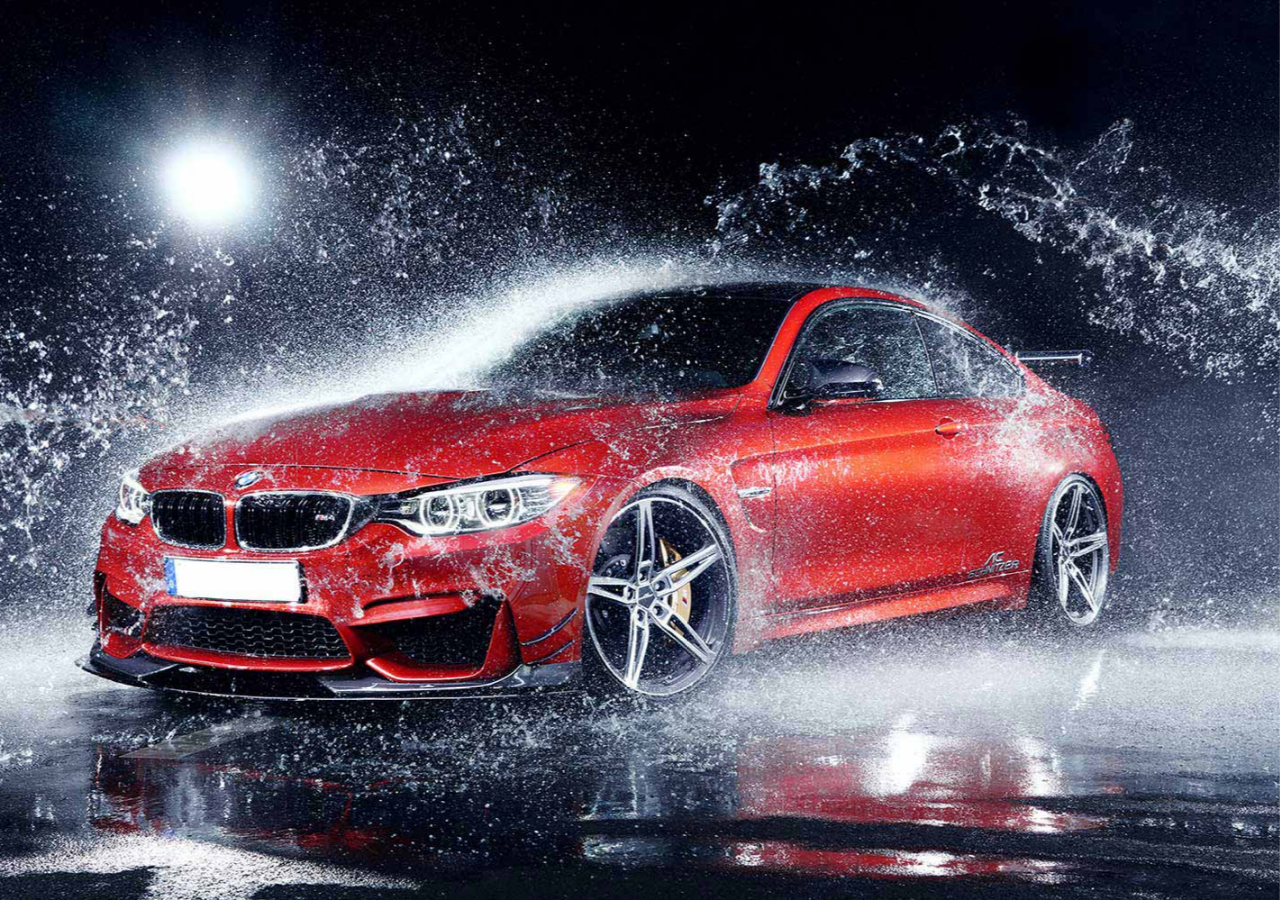
<file: carousel.html>
<!DOCTYPE html>
<html lang="en">
<head>
    <meta charset="UTF-8">
    <link rel="stylesheet" href="https://stackpath.bootstrapcdn.com/bootstrap/4.4.1/css/bootstrap.min.css" integrity="sha384-Vkoo8x4CGsO3+Hhxv8T/Q5PaXtkKtu6ug5TOeNV6gBiFeWPGFN9MuhOf23Q9Ifjh" crossorigin="anonymous">
    <link rel="stylesheet" href="styles/header.css">
</head>
<body>
<div id="carouselExampleControls" class="carousel slide" data-ride="carousel">
    <div class="carousel-inner">
        <div class="carousel-item active">
            <div class="header" id="header-1"></div>
        </div>
        <div class="carousel-item">
            <div class="header" id="header-2"></div>
        </div>
        <div class="carousel-item">
            <div class="header" id="header-3"></div>
        </div>
    </div>

</div>

<script
        src="https://code.jquery.com/jquery-3.4.1.min.js"
        integrity="sha256-CSXorXvZcTkaix6Yvo6HppcZGetbYMGWSFlBw8HfCJo="
        crossorigin="anonymous"></script>
<script src="https://cdn.jsdelivr.net/npm/popper.js@1.16.0/dist/umd/popper.min.js" integrity="sha384-Q6E9RHvbIyZFJoft+2mJbHaEWldlvI9IOYy5n3zV9zzTtmI3UksdQRVvoxMfooAo" crossorigin="anonymous"></script>
<script src="https://stackpath.bootstrapcdn.com/bootstrap/4.4.1/js/bootstrap.min.js" integrity="sha384-wfSDF2E50Y2D1uUdj0O3uMBJnjuUD4Ih7YwaYd1iqfktj0Uod8GCExl3Og8ifwB6" crossorigin="anonymous"></script>
<script>
    $('.carousel').carousel({
        interval: 5000,
        pause: false
    })
</script>

</body>
</html>
</file>
<file: styles/header.css>
body {
    margin: 0;
}
.header{
    width: 100%;
    height: 100vh;
    background: url("../images/header_nissan.jpg") top center;
    background-size: cover;
}
#header-1{
    background: url("../images/header-2.jpg") top center;
    background-size: cover;
}
#header-2{
    background: url("../images/header-3.jpg") top center;
    background-size: cover;
}
#header-3{
    background: url("../images/header-1.jpg") top center;
    background-size: cover;
}
#address{
    width: 100%;
    position: absolute;
    top: calc(100vh - 200px);
    display: flex;
    flex-direction: row;
    justify-content: center;
    align-items: center;
}
#address-container{
    font-family: 'Montserrat', sans-serif;
    padding-right: 20px;
    padding-left: 20px;
    width: 1160px;
    height: 150px;
    display: flex;
    justify-content: space-between;
    align-items: center;
    /*flex-wrap: wrap;*/
    margin-bottom: 40px;
}
.address{
    width: 240px;
    height: 150px;
    border-radius: 20px;
    border: 6px solid #eeeeee;
    margin-left: 10px;
    margin-right: 10px;
    background: url("../images/Header-points.png") top center;
    background-size: cover;
    display: flex;
    flex-direction: column;
    align-items: center;
    color: white;
    font-size: 19px;
    transition: 0.2s;
    cursor: pointer;
}
.address:hover{
    transform: scale(1.07);
    transition: 0.2s;
}
.call{
    border-radius: 8px;
    margin-top: 35px;
    width: 200px;
    height: 50px;
    background-color: red;
    display: flex;
    justify-content: center;
    align-items: center;
    cursor: pointer;
    text-align: center;
}
.call:hover{
    background-color: #d00000;
    color: #eeeeee;
}
.address-text{
    margin-top: 30px;
}
@media (max-width: 1200px){
    .address{
        height: 120px;
        border: 5px solid #eeeeee;
        margin-bottom: 20px;
    }
    #address{
        top: calc(100vh - 320px);
    }
    #address-container{
        width: 600px;
        justify-content: space-around;
        flex-wrap: wrap;
    }
    .address-text{
        margin-top: 10px;
    }
    .call{
        margin-top: 30px;
        height: 50px;
    }
}
@media(max-width: 600px){
    .address{
        width: 190px;
        border: 4px solid #eeeeee;
        font-size: 15px;
    }
    .call{
        width: 170px;
    }
}
@media (max-width: 500px){
    #address-container{
        width: 300px;
        height: 200px;
        /*flex-direction: column;*/
    }
    #address{
        top: calc(100vh - 420px);
    }
    .address{
        height: 80px;
        border: 5px solid #eeeeee;
        width: 240px;
        margin-bottom: 10px;
    }
    .call{
        height: 35px;
        margin-top: 8px;
    }
}
</file>
